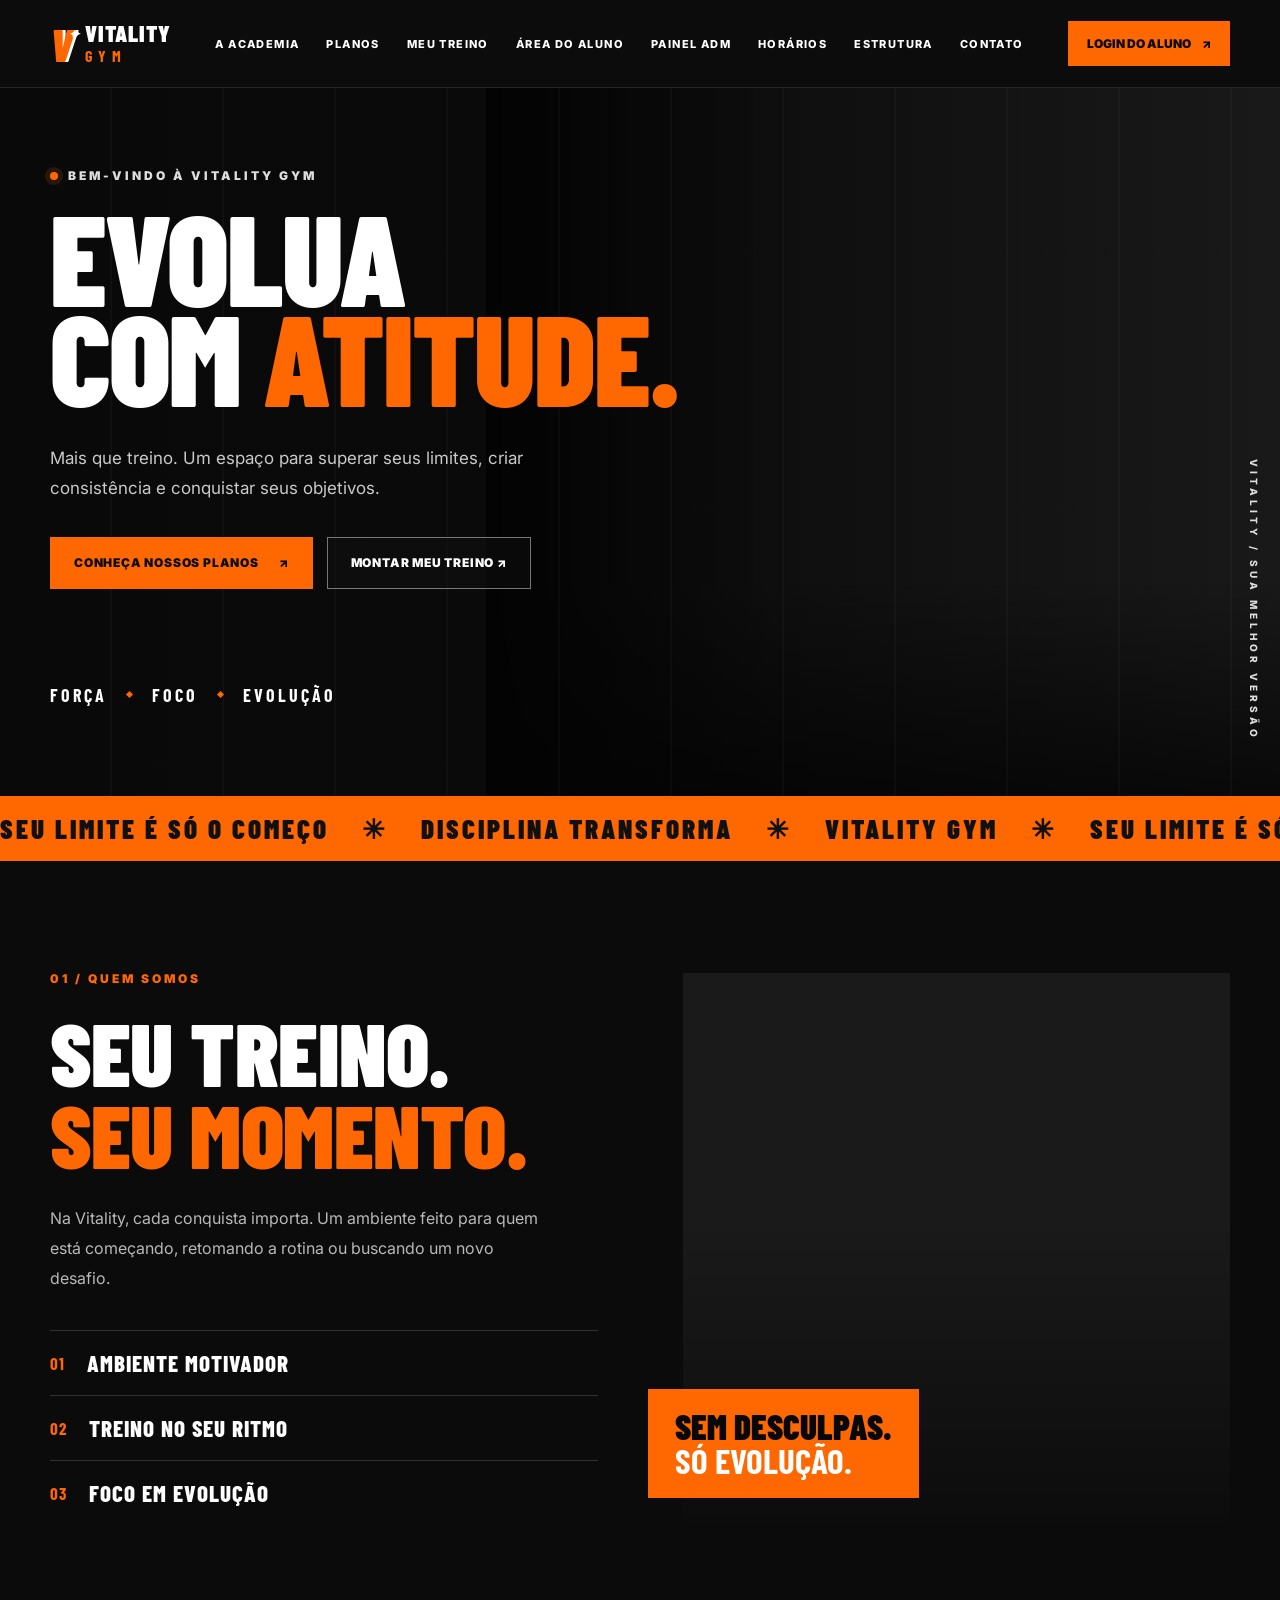
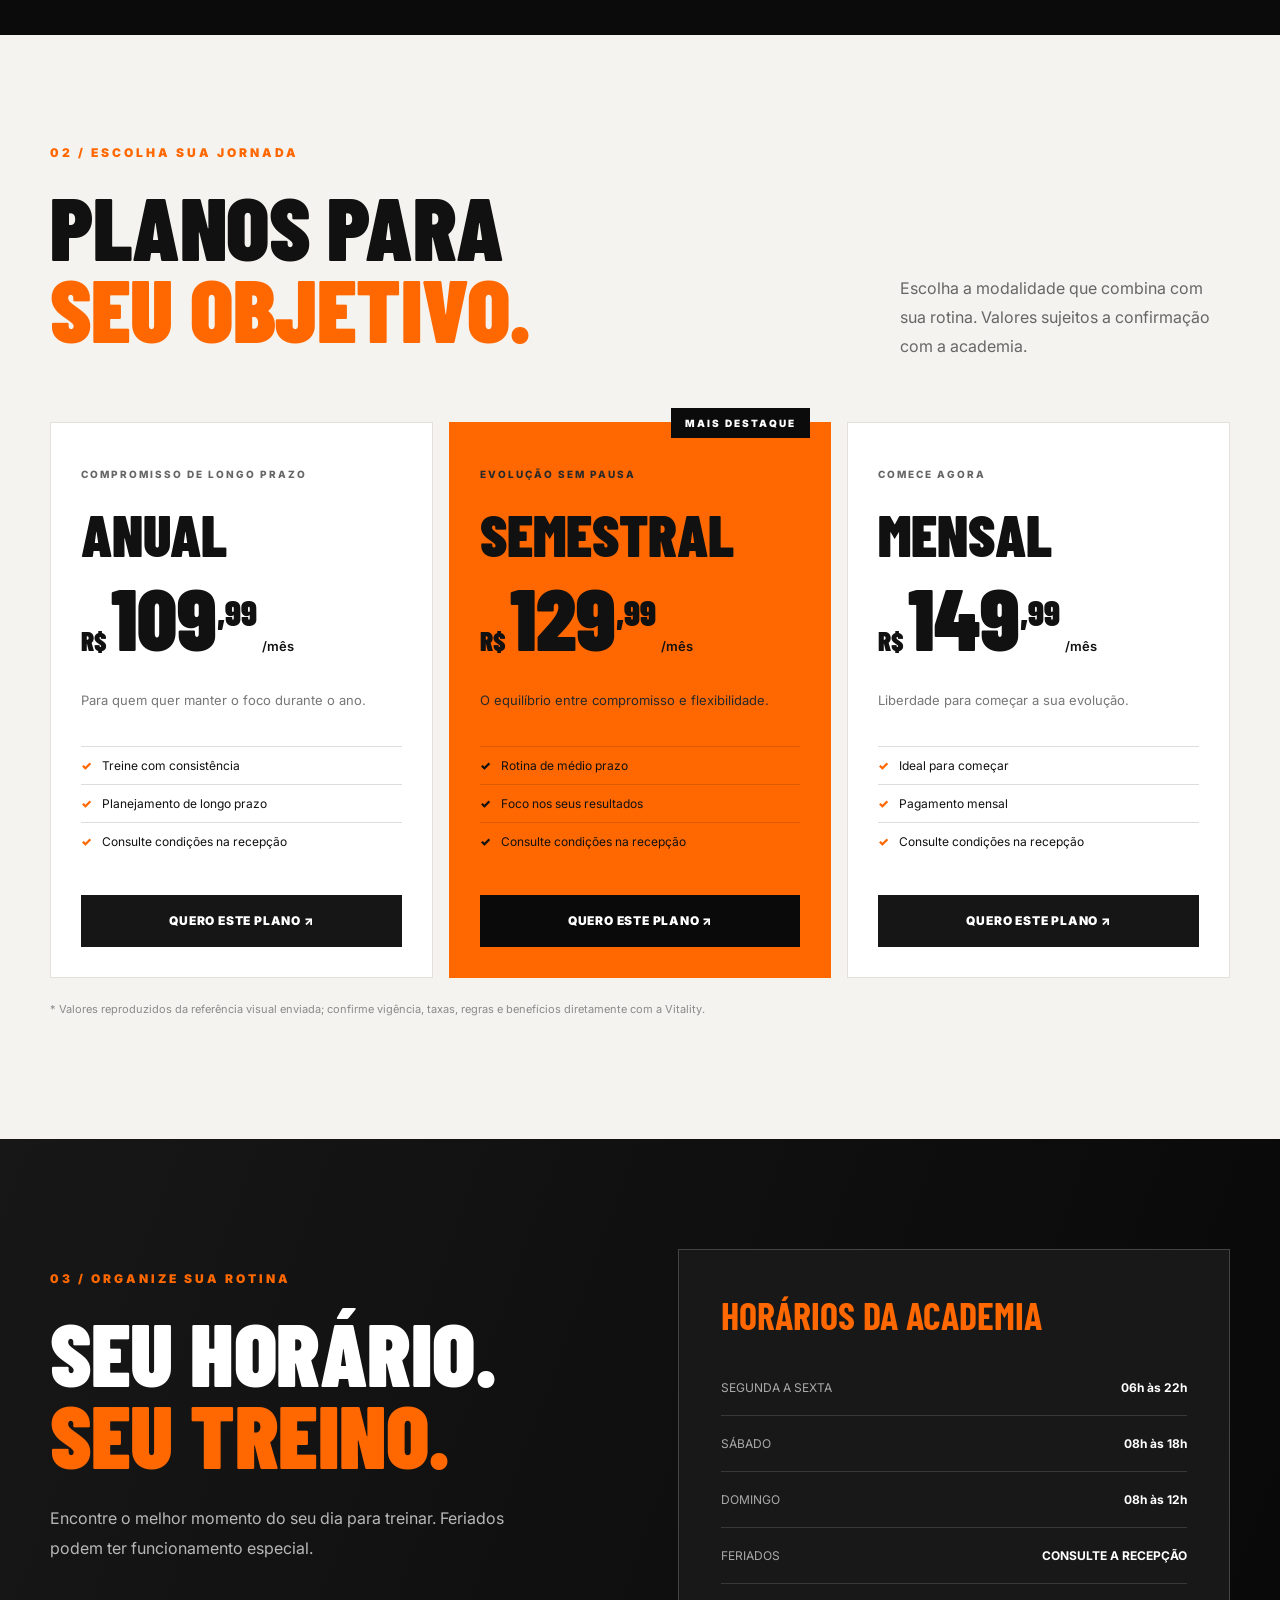
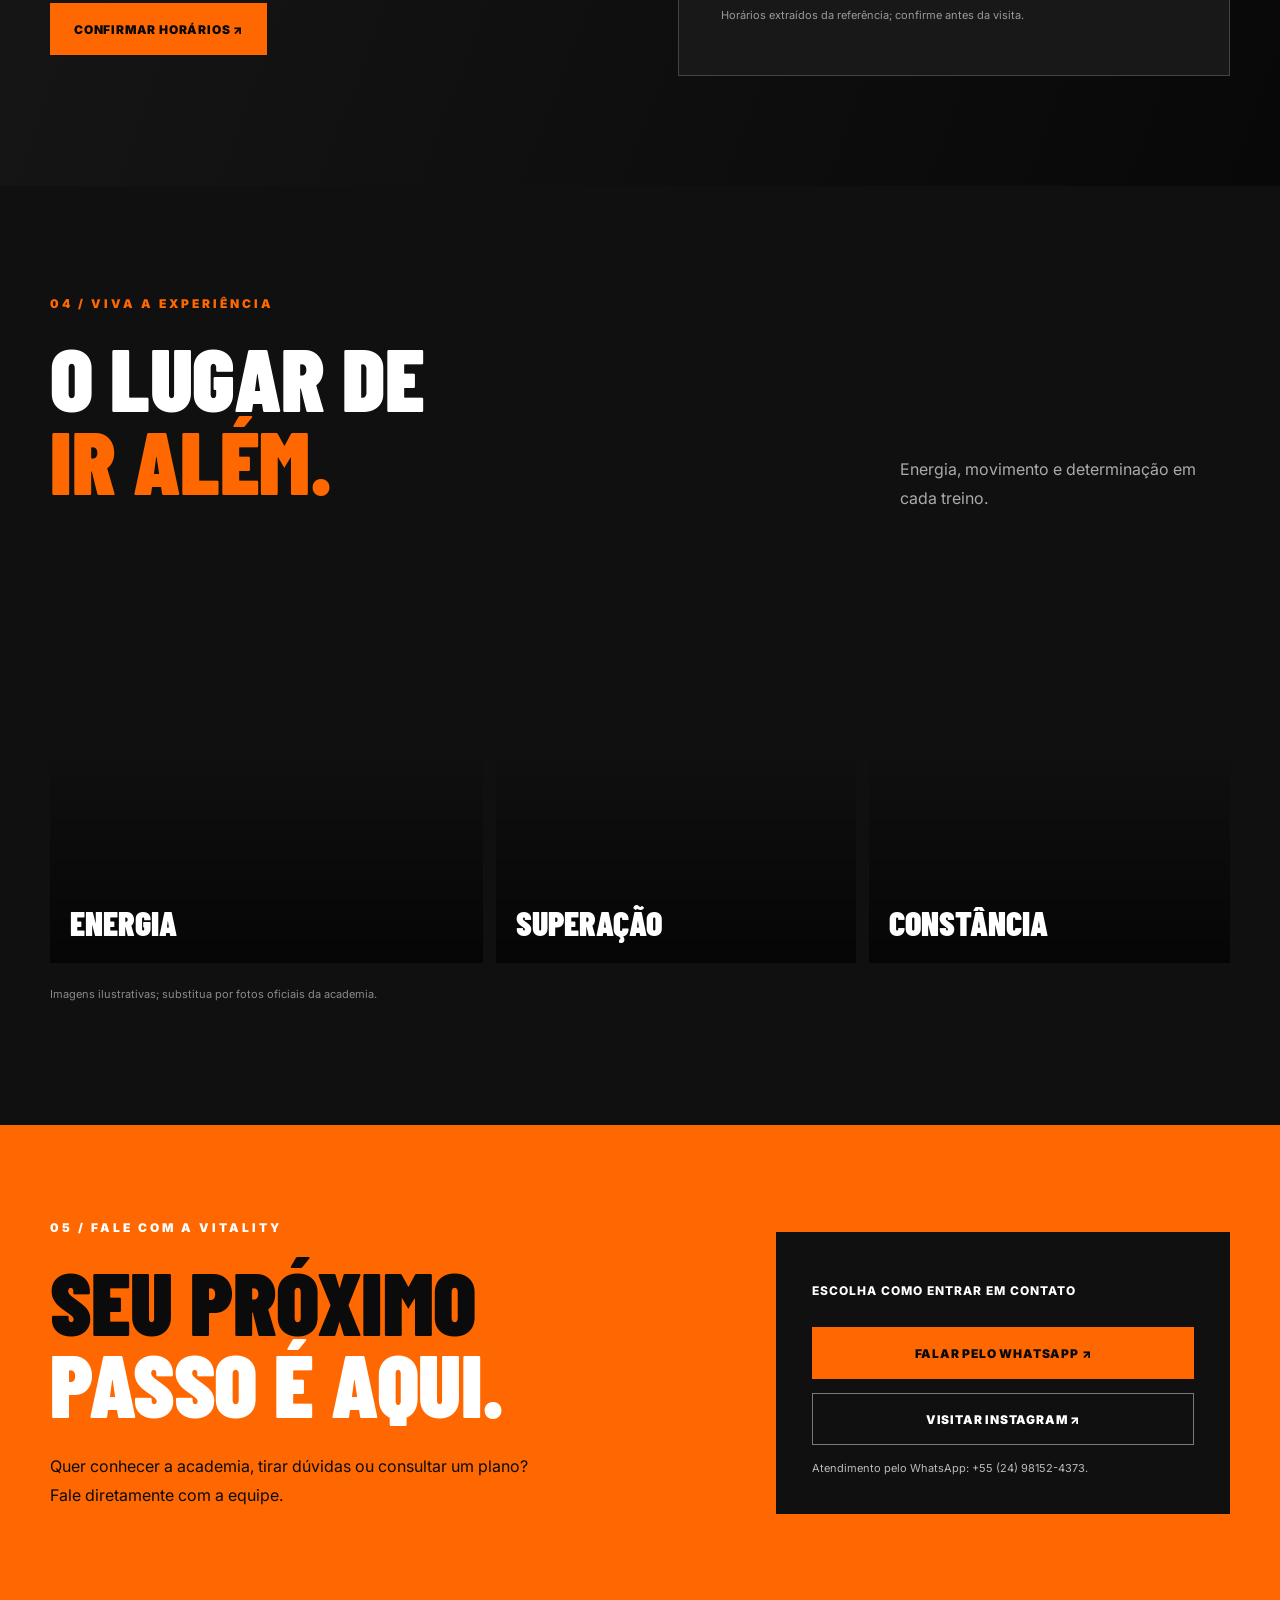
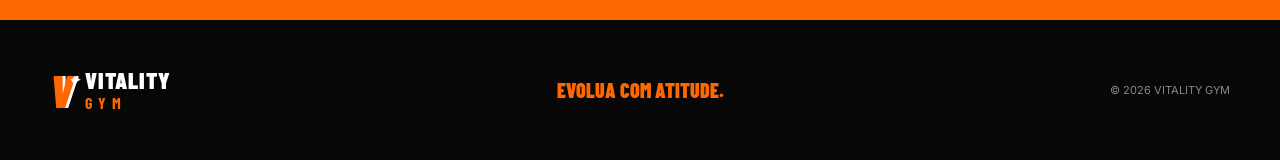
<file: index.html>
<!doctype html>
<html lang="pt-BR">
<head>
<meta charset="utf-8"><meta name="viewport" content="width=device-width,initial-scale=1">
<meta name="theme-color" content="#0b0b0b"><meta name="description" content="Vitality Gym: sua evolução começa aqui. Conheça nossa estrutura, horários e planos.">
<title>Vitality Gym — Evolua com a gente</title>
<link rel="preconnect" href="https://fonts.googleapis.com"><link rel="preconnect" href="https://fonts.gstatic.com" crossorigin>
<link href="https://fonts.googleapis.com/css2?family=Barlow+Condensed:wght@500;600;700;800;900&family=Inter:wght@400;500;600;700&display=swap" rel="stylesheet">
<link rel="stylesheet" href="./styles.css">
</head>
<body>
<header class="header" id="inicio"><a class="brand" href="#inicio" aria-label="Vitality Gym, início"><span class="brand-mark">V<span>✦</span></span><span class="brand-name">VITALITY <b>GYM</b></span></a>
<button class="menu-toggle" type="button" aria-label="Abrir menu" aria-expanded="false">☰</button>
<nav class="nav" aria-label="Menu principal"><a href="#sobre">A ACADEMIA</a><a href="#planos">PLANOS</a><a href="./treino.html">MEU TREINO</a><a href="./aluno.html">ÁREA DO ALUNO</a><a href="./admin-demo.html">PAINEL ADM</a><a href="#horarios">HORÁRIOS</a><a href="#estrutura">ESTRUTURA</a><a href="#contato">CONTATO</a></nav>
<a class="header-cta" href="./aluno.html">LOGIN DO ALUNO <span>↗</span></a></header>
<main>
<section class="hero"><div class="hero-art" aria-hidden="true"></div><div class="hero-grid"></div><div class="container hero-content">
<p class="eyebrow"><span class="pulse"></span> BEM-VINDO À VITALITY GYM</p>
<h1>EVOLUA<br>COM <em>ATITUDE.</em></h1>
<p class="hero-copy">Mais que treino. Um espaço para superar seus limites, criar consistência e conquistar seus objetivos.</p>
<div class="hero-actions"><a class="btn btn-orange" href="#planos">CONHEÇA NOSSOS PLANOS <span>↗</span></a><a class="btn btn-outline" href="./treino.html">MONTAR MEU TREINO ↗</a></div>
<div class="hero-footer"><span>FORÇA</span><i></i><span>FOCO</span><i></i><span>EVOLUÇÃO</span></div>
</div><div class="hero-vertical">VITALITY / SUA MELHOR VERSÃO</div></section>
<div class="ticker" aria-label="Motivação"><div>SEU LIMITE É SÓ O COMEÇO <span>✳</span> DISCIPLINA TRANSFORMA <span>✳</span> VITALITY GYM <span>✳</span> SEU LIMITE É SÓ O COMEÇO <span>✳</span></div></div>
<section class="section about" id="sobre"><div class="container two-col"><div><p class="kicker">01 / QUEM SOMOS</p><h2>SEU TREINO.<br><span>SEU MOMENTO.</span></h2><p class="body-copy">Na Vitality, cada conquista importa. Um ambiente feito para quem está começando, retomando a rotina ou buscando um novo desafio.</p><div class="features"><div><b>01</b><span>AMBIENTE MOTIVADOR</span></div><div><b>02</b><span>TREINO NO SEU RITMO</span></div><div><b>03</b><span>FOCO EM EVOLUÇÃO</span></div></div></div><div class="about-visual"><div class="about-photo"></div><span class="floating-label">SEM DESCULPAS.<br><b>SÓ EVOLUÇÃO.</b></span></div></div></section>
<section class="section plans" id="planos"><div class="container"><p class="kicker">02 / ESCOLHA SUA JORNADA</p><div class="section-heading"><h2>PLANOS PARA<br><span>SEU OBJETIVO.</span></h2><p>Escolha a modalidade que combina com sua rotina. Valores sujeitos a confirmação com a academia.</p></div>
<div class="plan-grid"><article class="plan"><p class="plan-tag">COMPROMISSO DE LONGO PRAZO</p><h3>ANUAL</h3><p class="price"><small>R$</small>109<sup>,99</sup><span>/mês</span></p><p>Para quem quer manter o foco durante o ano.</p><ul><li>Treine com consistência</li><li>Planejamento de longo prazo</li><li>Consulte condições na recepção</li></ul><a class="btn btn-dark plan-link" href="#contato" data-plan="Anual">QUERO ESTE PLANO ↗</a></article>
<article class="plan featured"><div class="popular">MAIS DESTAQUE</div><p class="plan-tag">EVOLUÇÃO SEM PAUSA</p><h3>SEMESTRAL</h3><p class="price"><small>R$</small>129<sup>,99</sup><span>/mês</span></p><p>O equilíbrio entre compromisso e flexibilidade.</p><ul><li>Rotina de médio prazo</li><li>Foco nos seus resultados</li><li>Consulte condições na recepção</li></ul><a class="btn btn-black plan-link" href="#contato" data-plan="Semestral">QUERO ESTE PLANO ↗</a></article>
<article class="plan"><p class="plan-tag">COMECE AGORA</p><h3>MENSAL</h3><p class="price"><small>R$</small>149<sup>,99</sup><span>/mês</span></p><p>Liberdade para começar a sua evolução.</p><ul><li>Ideal para começar</li><li>Pagamento mensal</li><li>Consulte condições na recepção</li></ul><a class="btn btn-dark plan-link" href="#contato" data-plan="Mensal">QUERO ESTE PLANO ↗</a></article></div><p class="small-note">* Valores reproduzidos da referência visual enviada; confirme vigência, taxas, regras e benefícios diretamente com a Vitality.</p></div></section>
<section class="section schedule" id="horarios"><div class="container schedule-layout"><div><p class="kicker">03 / ORGANIZE SUA ROTINA</p><h2>SEU HORÁRIO.<br><span>SEU TREINO.</span></h2><p class="body-copy">Encontre o melhor momento do seu dia para treinar. Feriados podem ter funcionamento especial.</p><a class="btn btn-orange" href="#contato">CONFIRMAR HORÁRIOS ↗</a></div><div class="hours-card"><h3>HORÁRIOS DA ACADEMIA</h3><div><span>SEGUNDA A SEXTA</span><strong>06h às 22h</strong></div><div><span>SÁBADO</span><strong>08h às 18h</strong></div><div><span>DOMINGO</span><strong>08h às 12h</strong></div><div><span>FERIADOS</span><strong>CONSULTE A RECEPÇÃO</strong></div><p>Horários extraídos da referência; confirme antes da visita.</p></div></div></section>
<section class="section gallery" id="estrutura"><div class="container"><p class="kicker">04 / VIVA A EXPERIÊNCIA</p><div class="section-heading"><h2>O LUGAR DE<br><span>IR ALÉM.</span></h2><p>Energia, movimento e determinação em cada treino.</p></div><div class="gallery-grid"><div class="gallery-photo g1"><span>ENERGIA</span></div><div class="gallery-photo g2"><span>SUPERAÇÃO</span></div><div class="gallery-photo g3"><span>CONSTÂNCIA</span></div></div><p class="small-note">Imagens ilustrativas; substitua por fotos oficiais da academia.</p></div></section>
<section class="contact" id="contato"><div class="container contact-layout"><div><p class="kicker">05 / FALE COM A VITALITY</p><h2>SEU PRÓXIMO<br><span>PASSO É AQUI.</span></h2><p>Quer conhecer a academia, tirar dúvidas ou consultar um plano? Fale diretamente com a equipe.</p></div><div class="contact-card"><p>ESCOLHA COMO ENTRAR EM CONTATO</p><a class="btn btn-orange" href="https://wa.me/5524981524373?text=Ol%C3%A1%21%20Gostaria%20de%20saber%20mais%20sobre%20a%20Vitality%20Gym." target="_blank" rel="noopener noreferrer">FALAR PELO WHATSAPP ↗</a><a class="btn btn-outline" href="https://www.instagram.com/vitality_gyms/" target="_blank" rel="noopener noreferrer">VISITAR INSTAGRAM ↗</a><small>Atendimento pelo WhatsApp: +55 (24) 98152-4373.</small></div></div></section>
</main><footer class="footer"><div class="container footer-inner"><a class="brand" href="#inicio"><span class="brand-mark">V<span>✦</span></span><span class="brand-name">VITALITY <b>GYM</b></span></a><p>EVOLUA COM ATITUDE.</p><span>© <span id="year">2026</span> VITALITY GYM</span></div></footer>
<script src="./script.js" defer></script></body></html>
</file>
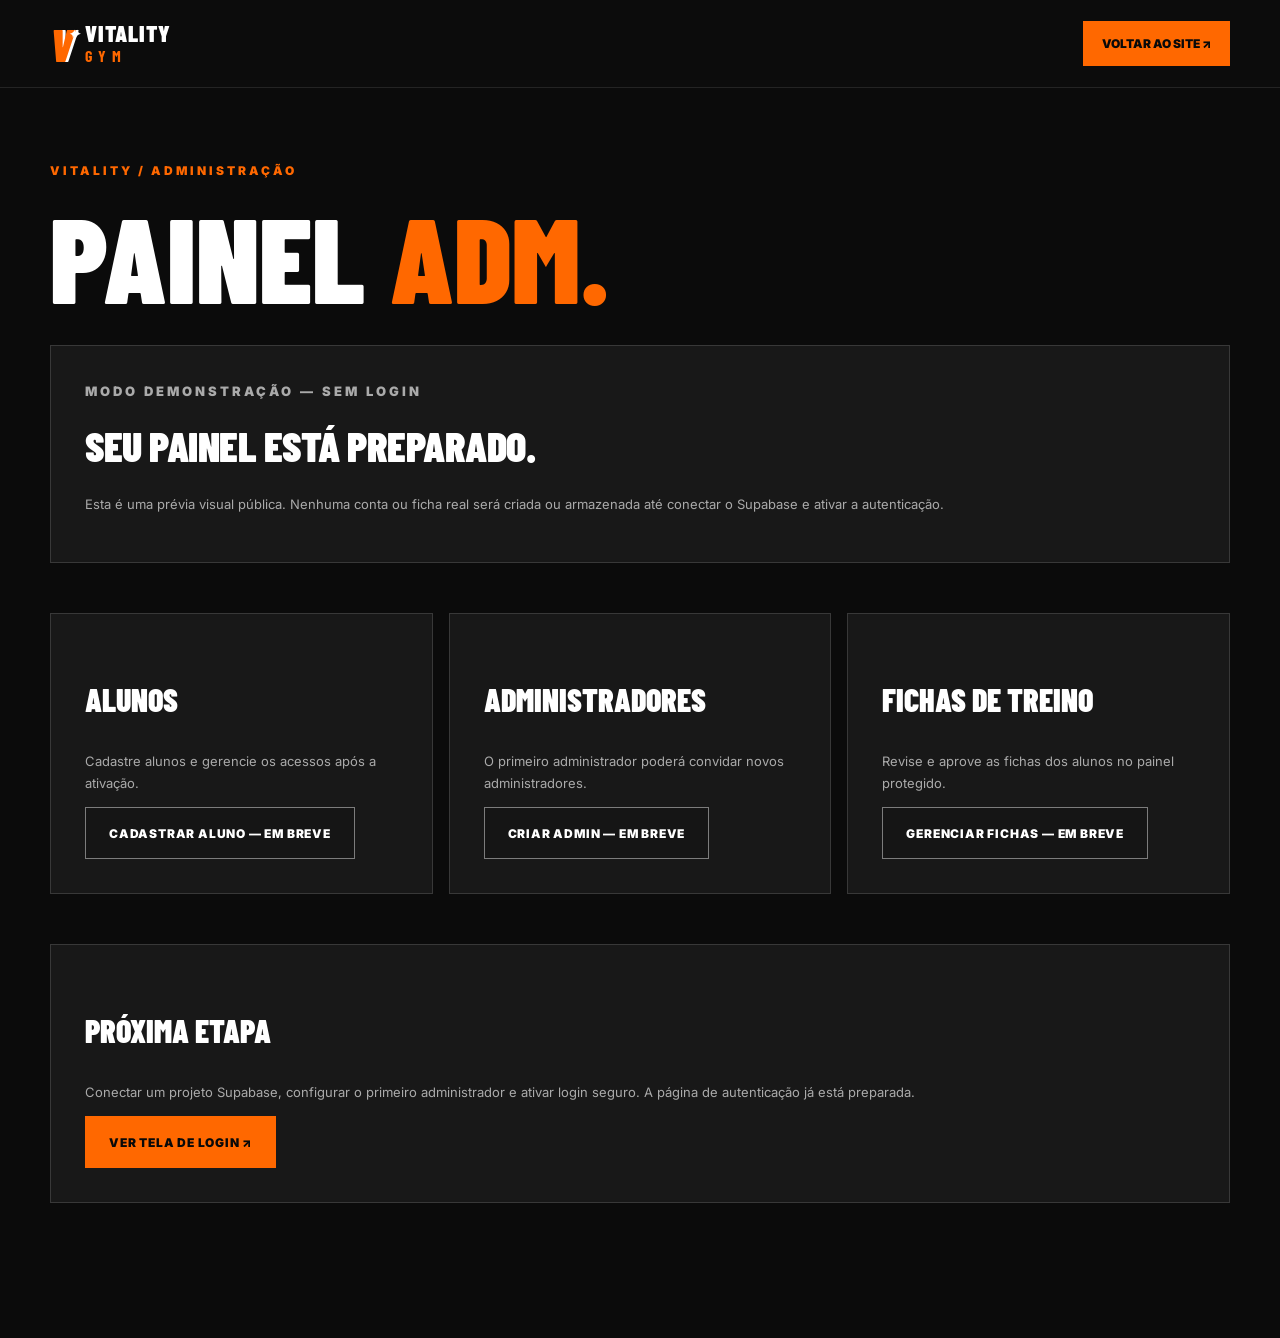
<file: admin-demo.html>
<!doctype html><html lang="pt-BR"><head><meta charset="utf-8"><meta name="viewport" content="width=device-width,initial-scale=1"><title>Painel ADM — Demonstração | Vitality Gym</title><link rel="stylesheet" href="./styles.css"><link rel="stylesheet" href="./aluno.css"><link href="https://fonts.googleapis.com/css2?family=Barlow+Condensed:wght@600;700;800;900&family=Inter:wght@400;500;600;700&display=swap" rel="stylesheet"></head><body><header class="header"><a class="brand" href="./index.html"><span class="brand-mark">V<span>✦</span></span><span class="brand-name">VITALITY <b>GYM</b></span></a><a class="header-cta" href="./index.html">VOLTAR AO SITE ↗</a></header><main class="container student-area"><p class="kicker">VITALITY / ADMINISTRAÇÃO</p><h1>PAINEL <span>ADM.</span></h1><section class="auth-card" style="max-width:100%"><p class="kicker">MODO DEMONSTRAÇÃO — SEM LOGIN</p><h2>SEU PAINEL ESTÁ PREPARADO.</h2><p>Esta é uma prévia visual pública. Nenhuma conta ou ficha real será criada ou armazenada até conectar o Supabase e ativar a autenticação.</p></section><div class="workout-grid" style="display:grid;grid-template-columns:repeat(auto-fit,minmax(220px,1fr));gap:16px"><article class="auth-card"><h3>ALUNOS</h3><p>Cadastre alunos e gerencie os acessos após a ativação.</p><button class="btn btn-outline" disabled>CADASTRAR ALUNO — EM BREVE</button></article><article class="auth-card"><h3>ADMINISTRADORES</h3><p>O primeiro administrador poderá convidar novos administradores.</p><button class="btn btn-outline" disabled>CRIAR ADMIN — EM BREVE</button></article><article class="auth-card"><h3>FICHAS DE TREINO</h3><p>Revise e aprove as fichas dos alunos no painel protegido.</p><button class="btn btn-outline" disabled>GERENCIAR FICHAS — EM BREVE</button></article></div><section class="auth-card" style="max-width:100%"><h3>PRÓXIMA ETAPA</h3><p>Conectar um projeto Supabase, configurar o primeiro administrador e ativar login seguro. A página de autenticação já está preparada.</p><a class="btn btn-orange" href="./aluno.html">VER TELA DE LOGIN ↗</a></section></main></body></html>
</file>
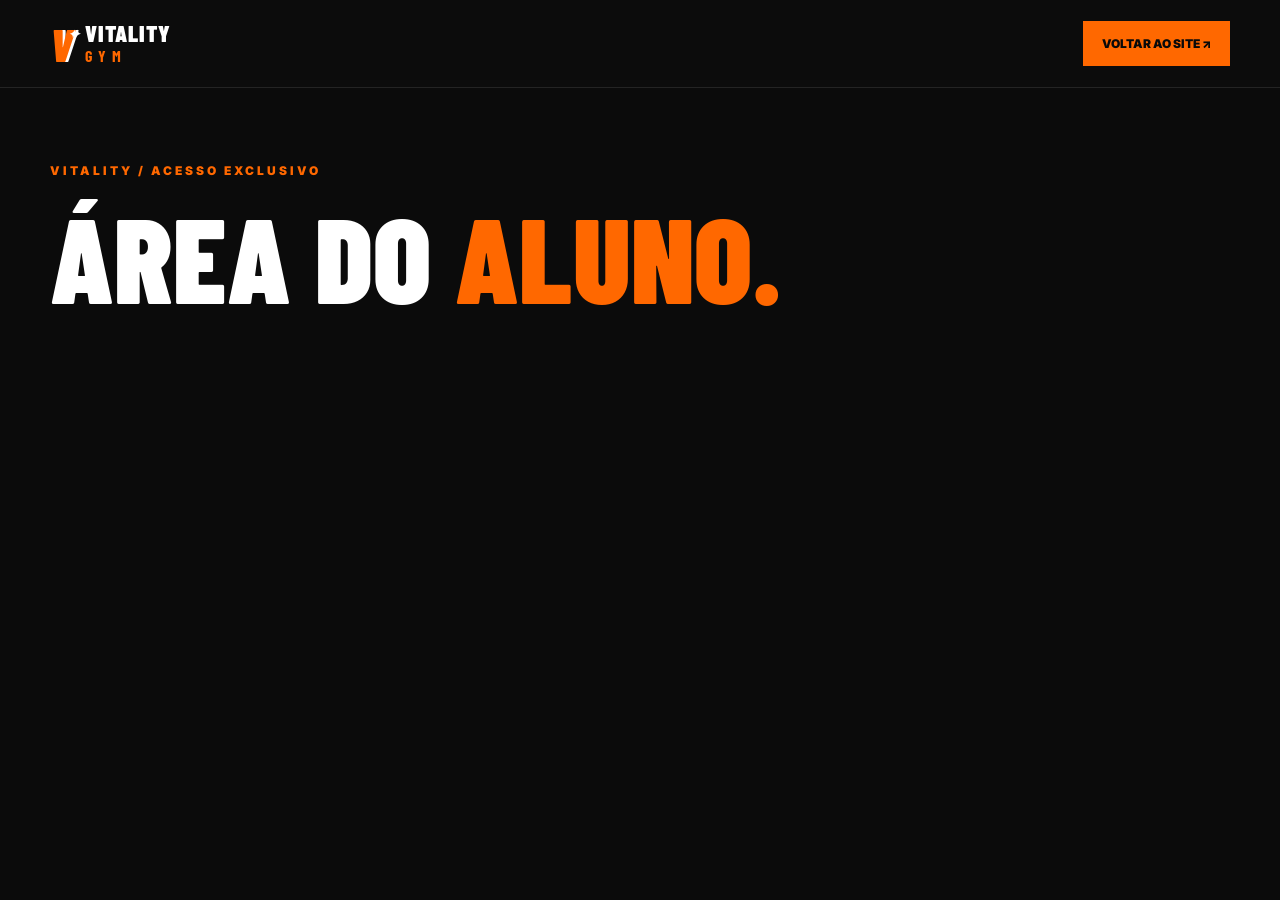
<file: aluno.html>
<!doctype html><html lang="pt-BR"><head><meta charset="utf-8"><meta name="viewport" content="width=device-width,initial-scale=1"><title>Área do Aluno | Vitality Gym</title><link rel="stylesheet" href="./styles.css"><link rel="stylesheet" href="./aluno.css"><link href="https://fonts.googleapis.com/css2?family=Barlow+Condensed:wght@600;700;800;900&family=Inter:wght@400;500;600;700&display=swap" rel="stylesheet"></head><body><header class="header"><a class="brand" href="./index.html"><span class="brand-mark">V<span>✦</span></span><span class="brand-name">VITALITY <b>GYM</b></span></a><a class="header-cta" href="./index.html">VOLTAR AO SITE ↗</a></header><main class="container student-area"><p class="kicker">VITALITY / ACESSO EXCLUSIVO</p><h1>ÁREA DO <span>ALUNO.</span></h1><p id="message" role="status" aria-live="polite"></p><section id="setup" class="auth-card" hidden><h2>CONFIGURAÇÃO PENDENTE</h2><p>O sistema de contas precisa ser conectado ao Supabase pelo administrador antes de aceitar logins.</p></section><form id="login-form" class="auth-card" hidden><h2>ENTRAR NA MINHA CONTA</h2><label>E-MAIL<input type="email" id="email" required autocomplete="username" placeholder="seuemail@exemplo.com"></label><label>SENHA<input type="password" id="password" required autocomplete="current-password"></label><button class="btn btn-orange" type="submit">ENTRAR ↗</button><p>Não existe cadastro público. Peça seu acesso à administração da Vitality Gym.</p></form><section id="dashboard" hidden><div class="dashboard-heading"><div><h2 id="welcome">MINHA FICHA</h2><p>As alterações feitas pelo aluno ficam marcadas como pendentes de revisão do professor.</p></div><button class="btn btn-outline" id="logout">SAIR</button></div><div id="student-panel"><form id="sheet-form" class="auth-card"><label>MINHA FICHA DE TREINO<textarea id="sheet-content" rows="16" maxlength="20000" placeholder="A ficha será disponibilizada pelo professor."></textarea></label><p id="sheet-status"></p><button type="submit" class="btn btn-orange">SALVAR ALTERAÇÕES ↗</button></form></div><section id="admin-panel" hidden><h2>PAINEL ADMINISTRATIVO</h2><form id="invite-form" class="auth-card"><h3>CADASTRAR NOVA CONTA</h3><label>TIPO DE ACESSO<select id="account-role"><option value="student">Aluno</option><option value="admin">Administrador</option></select></label><label>NOME COMPLETO<input id="student-name" required minlength="2" maxlength="120"></label><label>E-MAIL DO ALUNO<input id="student-email" type="email" required></label><button class="btn btn-orange" type="submit">ENVIAR CONVITE DE ACESSO ↗</button><p>O usuário recebe um convite para definir a própria senha. Somente administradores podem criar contas, inclusive de novos administradores.</p></form><h3>CONTAS CADASTRADAS</h3><div id="student-list"></div><div class="auth-card" id="admin-editor" hidden><h3>EDITAR FICHA DO ALUNO</h3><p id="editing-name"></p><textarea id="admin-sheet" rows="14" maxlength="20000"></textarea><div class="admin-actions"><button id="save-admin-sheet" class="btn btn-orange">SALVAR E APROVAR FICHA ↗</button><button id="deactivate-student" class="btn btn-outline">DESATIVAR ACESSO</button></div></div></section></section></main><script type="module" src="./aluno.js"></script></body></html>
</file>
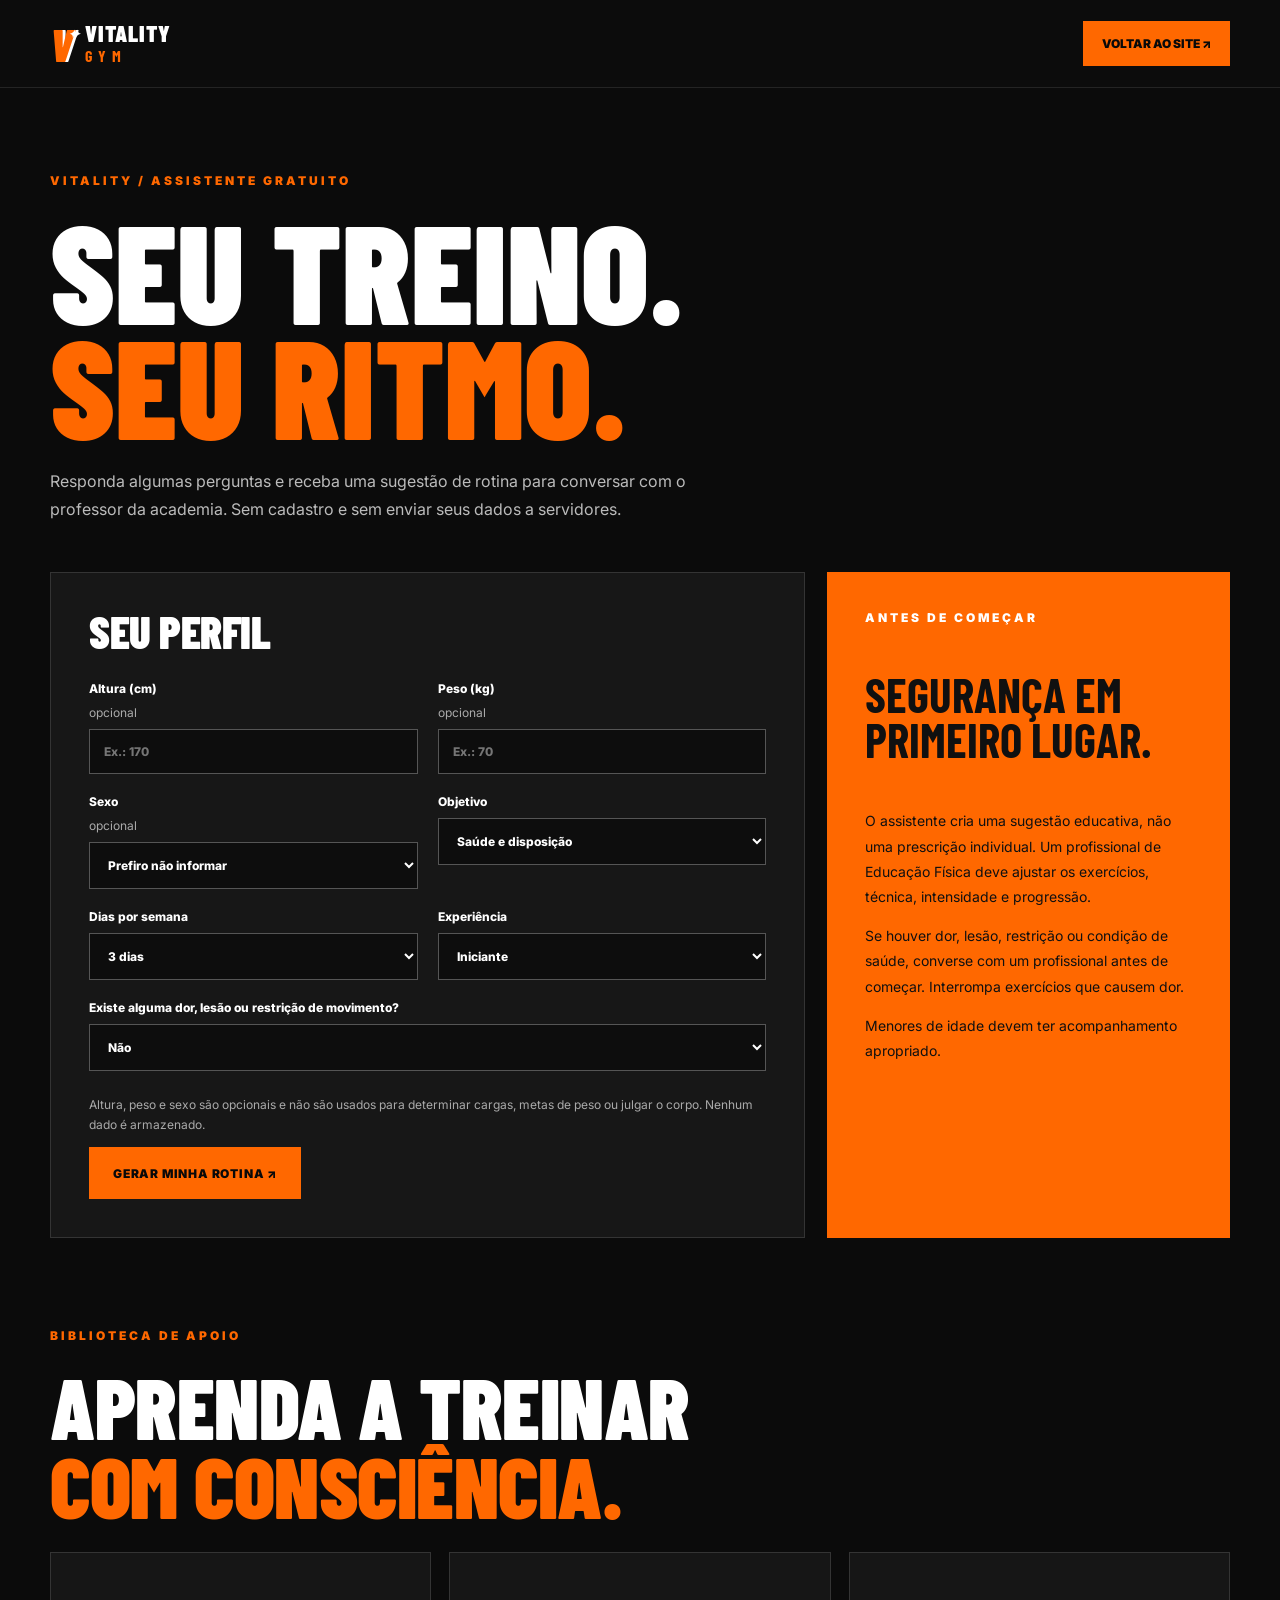
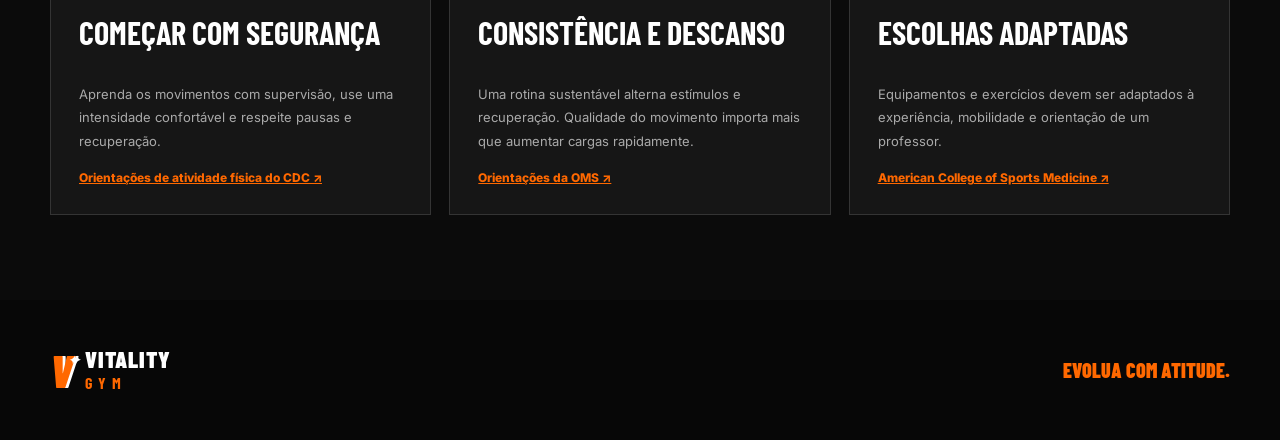
<file: treino.html>
<!doctype html><html lang="pt-BR"><head><meta charset="utf-8"><meta name="viewport" content="width=device-width,initial-scale=1"><title>Assistente de Treinos | Vitality Gym</title><meta name="description" content="Monte uma sugestão gratuita de rotina de exercícios com a Vitality Gym."><link rel="stylesheet" href="./styles.css"><link rel="stylesheet" href="./treino.css"><link href="https://fonts.googleapis.com/css2?family=Barlow+Condensed:wght@600;700;800;900&family=Inter:wght@400;500;600;700&display=swap" rel="stylesheet"></head><body><header class="header"><a class="brand" href="./index.html"><span class="brand-mark">V<span>✦</span></span><span class="brand-name">VITALITY <b>GYM</b></span></a><a class="header-cta" href="./index.html">VOLTAR AO SITE ↗</a></header><main class="container trainer"><p class="kicker">VITALITY / ASSISTENTE GRATUITO</p><h1>SEU TREINO.<br><span>SEU RITMO.</span></h1><p class="trainer-intro">Responda algumas perguntas e receba uma sugestão de rotina para conversar com o professor da academia. Sem cadastro e sem enviar seus dados a servidores.</p><div class="trainer-layout"><form id="workout-form" class="trainer-form"><h2>SEU PERFIL</h2><div class="fields"><label>Altura (cm) <span>opcional</span><input name="height" type="number" min="100" max="230" placeholder="Ex.: 170"></label><label>Peso (kg) <span>opcional</span><input name="weight" type="number" min="25" max="300" step=".1" placeholder="Ex.: 70"></label><label>Sexo <span>opcional</span><select name="sex"><option value="">Prefiro não informar</option><option>Feminino</option><option>Masculino</option><option>Outro</option></select></label><label>Objetivo<select name="goal" required><option value="wellness">Saúde e disposição</option><option value="strength">Força</option><option value="conditioning">Condicionamento físico</option><option value="mobility">Mobilidade e bem-estar</option></select></label><label>Dias por semana<select name="days" required><option value="2">2 dias</option><option value="3" selected>3 dias</option><option value="4">4 dias</option><option value="5">5 dias</option><option value="6">6 dias</option></select></label><label>Experiência<select name="experience"><option value="beginner">Iniciante</option><option value="intermediate">Já treino regularmente</option></select></label><label class="wide">Existe alguma dor, lesão ou restrição de movimento?<select name="limitations"><option value="no">Não</option><option value="yes">Sim / Não tenho certeza</option></select></label></div><p class="privacy">Altura, peso e sexo são opcionais e não são usados para determinar cargas, metas de peso ou julgar o corpo. Nenhum dado é armazenado.</p><button class="btn btn-orange" type="submit">GERAR MINHA ROTINA ↗</button></form><aside class="trainer-aside"><p class="kicker">ANTES DE COMEÇAR</p><h3>SEGURANÇA EM PRIMEIRO LUGAR.</h3><p>O assistente cria uma sugestão educativa, não uma prescrição individual. Um profissional de Educação Física deve ajustar os exercícios, técnica, intensidade e progressão.</p><p>Se houver dor, lesão, restrição ou condição de saúde, converse com um profissional antes de começar. Interrompa exercícios que causem dor.</p><p>Menores de idade devem ter acompanhamento apropriado.</p></aside></div><section id="result" class="workout-result" aria-live="polite" hidden></section><section class="resources"><p class="kicker">BIBLIOTECA DE APOIO</p><h2>APRENDA A TREINAR<br><span>COM CONSCIÊNCIA.</span></h2><div class="resource-grid"><article><h3>COMEÇAR COM SEGURANÇA</h3><p>Aprenda os movimentos com supervisão, use uma intensidade confortável e respeite pausas e recuperação.</p><a href="https://www.cdc.gov/physical-activity-basics/" target="_blank" rel="noopener noreferrer">Orientações de atividade física do CDC ↗</a></article><article><h3>CONSISTÊNCIA E DESCANSO</h3><p>Uma rotina sustentável alterna estímulos e recuperação. Qualidade do movimento importa mais que aumentar cargas rapidamente.</p><a href="https://www.who.int/news-room/fact-sheets/detail/physical-activity" target="_blank" rel="noopener noreferrer">Orientações da OMS ↗</a></article><article><h3>ESCOLHAS ADAPTADAS</h3><p>Equipamentos e exercícios devem ser adaptados à experiência, mobilidade e orientação de um professor.</p><a href="https://www.acsm.org/" target="_blank" rel="noopener noreferrer">American College of Sports Medicine ↗</a></article></div></section></main><footer class="footer"><div class="container footer-inner"><a class="brand" href="./index.html"><span class="brand-mark">V<span>✦</span></span><span class="brand-name">VITALITY <b>GYM</b></span></a><p>EVOLUA COM ATITUDE.</p></div></footer><script src="./treino.js" defer></script></body></html>
</file>
<file: styles.css>
:root{--orange:#ff6800;--orange2:#ff8b00;--black:#0b0b0b;--panel:#161616;--cream:#f5f3ef;--muted:#a6a6a6}*{box-sizing:border-box}html{scroll-behavior:smooth}body{margin:0;background:var(--black);color:#fff;font-family:Inter,Arial,sans-serif}a{color:inherit;text-decoration:none}button{font:inherit}.container{width:min(1180px,calc(100% - 44px));margin:auto}.header{height:88px;display:flex;align-items:center;justify-content:space-between;gap:28px;padding:0 max(22px,calc((100vw - 1180px)/2));background:#0c0c0c;position:relative;z-index:5;border-bottom:1px solid #242424}.brand{display:flex;align-items:center;gap:12px;flex-shrink:0}.brand-mark{font-family:'Barlow Condensed',sans-serif;font-size:46px;line-height:1;font-weight:900;font-style:italic;color:var(--orange);position:relative;text-shadow:3px 0 #fff}.brand-mark span{font-size:11px;color:#fff;position:absolute;top:7px;right:-4px}.brand-name{font-family:'Barlow Condensed',sans-serif;font-weight:900;font-size:23px;line-height:.85;letter-spacing:1px;display:flex;flex-direction:column}.brand-name b{color:var(--orange);letter-spacing:6px;font-size:16px;margin-top:6px}.nav{display:flex;gap:27px;align-items:center}.nav a{font-size:11px;font-weight:800;letter-spacing:1.4px;transition:color .2s}.nav a:hover{color:var(--orange)}.header-cta{background:var(--orange);color:#090909;padding:15px 19px;font-size:12px;font-weight:900;white-space:nowrap}.header-cta span{margin-left:9px}.menu-toggle{display:none;background:none;color:white;border:0;font-size:27px}.hero{min-height:665px;position:relative;overflow:hidden;display:flex;align-items:center;background:linear-gradient(90deg,#090909 0%,#0a0a0a 42%,#191919 100%)}.hero-art{position:absolute;inset:0 0 0 38%;background:linear-gradient(90deg,#090909 0%,transparent 38%),linear-gradient(0deg,#090909 0%,transparent 30%),url('https://images.unsplash.com/photo-1534438327276-14e5300c3a48?w=1600&q=85') center/cover;filter:grayscale(1) contrast(1.1);opacity:.63}.hero-grid{position:absolute;inset:0;background:repeating-linear-gradient(90deg,transparent 0 110px,#ffffff08 111px 112px);pointer-events:none}.hero-content{position:relative;z-index:1;padding:80px 0 90px}.eyebrow,.kicker{font-size:12px;font-weight:900;letter-spacing:3px;color:var(--orange);margin:0 0 24px}.eyebrow{color:#ddd;display:flex;align-items:center;gap:10px}.pulse{width:8px;height:8px;border-radius:50%;background:var(--orange);box-shadow:0 0 0 5px #ff680022}.hero h1,h2,h3{font-family:'Barlow Condensed',Impact,sans-serif}.hero h1{font-size:clamp(82px,10vw,158px);line-height:.78;letter-spacing:-2px;margin:0 0 36px;font-weight:900}.hero h1 em{font-style:normal;color:var(--orange)}.hero-copy{font-size:17px;color:#c9c9c9;max-width:520px;line-height:1.8}.hero-actions{display:flex;gap:14px;flex-wrap:wrap;margin-top:33px}.btn{display:inline-flex;align-items:center;justify-content:center;gap:20px;min-height:52px;padding:15px 23px;font-size:12px;font-weight:900;letter-spacing:.8px;transition:transform .2s,background .2s;cursor:pointer;border:1px solid transparent;text-align:center}.btn:hover{transform:translateY(-3px)}.btn-orange{background:var(--orange);color:#090909}.btn-orange:hover{background:#ff8a23}.btn-outline{border-color:#ffffff70;background:#11111170;color:#fff}.btn-dark{background:#161616;color:#fff}.btn-black{background:#0a0a0a;color:#fff}.hero-footer{display:flex;gap:20px;align-items:center;margin-top:95px;font-family:'Barlow Condensed',sans-serif;letter-spacing:3px;font-weight:700;font-size:18px}.hero-footer i{width:5px;height:5px;background:var(--orange);transform:rotate(45deg)}.hero-vertical{position:absolute;right:20px;bottom:55px;writing-mode:vertical-rl;font-size:10px;font-weight:800;letter-spacing:4px;color:#ddd}.ticker{background:var(--orange);color:#101010;overflow:hidden;white-space:nowrap;padding:16px 0;font-family:'Barlow Condensed',sans-serif;font-size:27px;font-weight:900;letter-spacing:3px}.ticker div{width:max-content;animation:marquee 32s linear infinite}.ticker span{padding:0 25px}@keyframes marquee{to{transform:translateX(-45%)}}.section{padding:110px 0}.two-col{display:grid;grid-template-columns:1fr 1fr;align-items:center;gap:85px}h2{font-size:clamp(56px,7vw,94px);font-weight:900;line-height:.92;margin:0 0 28px;letter-spacing:-.5px}h2 span{color:var(--orange)}.body-copy{color:#b8b8b8;line-height:1.9;max-width:500px;font-size:16px}.features{margin-top:36px}.features div{display:flex;align-items:center;gap:22px;border-top:1px solid #333;padding:18px 0;font-family:'Barlow Condensed',sans-serif;font-size:23px;font-weight:800;letter-spacing:1px}.features b{color:var(--orange);font-size:17px}.about-visual{height:550px;position:relative;background:#1a1a1a}.about-photo{height:100%;background:linear-gradient(0deg,#0008,transparent 55%),url('https://images.unsplash.com/photo-1517836357463-d25dfeac3438?w=900&q=85') center/cover;filter:grayscale(.55)}.floating-label{position:absolute;bottom:25px;left:-35px;background:var(--orange);color:#080808;padding:21px 27px;font:900 35px/.95 'Barlow Condensed',sans-serif}.floating-label b{color:#fff}.plans{background:var(--cream);color:#111}.section-heading{display:flex;justify-content:space-between;align-items:end;gap:35px;margin-bottom:45px}.section-heading p{max-width:330px;color:#666;line-height:1.8}.plan-grid{display:grid;grid-template-columns:repeat(3,1fr);gap:16px}.plan{padding:35px 30px 30px;background:#fff;border:1px solid #e4e1db;display:flex;flex-direction:column;min-height:470px;position:relative}.plan.featured{background:var(--orange);border-color:var(--orange)}.popular{position:absolute;top:-15px;right:20px;background:#0b0b0b;color:white;padding:9px 14px;font-size:10px;letter-spacing:2px;font-weight:900}.plan-tag{font-size:10px;letter-spacing:2px;font-weight:800;color:#666}.featured .plan-tag{color:#292929}.plan h3{font-size:59px;margin:14px 0 0;line-height:1;font-weight:900}.price{display:flex;align-items:baseline;font-family:'Barlow Condensed',sans-serif;font-size:87px;font-weight:900;margin:10px 0 16px;line-height:1}.price small{font-size:27px;margin-right:4px}.price sup{font-size:35px;top:-.7em;position:relative}.price span{font-family:Inter,sans-serif;font-size:13px;font-weight:600;margin-left:5px}.plan>p:not(.price):not(.plan-tag){font-size:13px;line-height:1.7;color:#777}.featured>p:not(.price):not(.plan-tag){color:#292929}.plan ul{list-style:none;padding:0;margin:22px 0 35px;flex:1}.plan li{font-size:12px;padding:11px 0;border-top:1px solid #0002}.plan li:before{content:'✓';font-weight:900;margin-right:10px;color:var(--orange)}.featured li:before{color:#111}.plan-link{width:100%}.small-note{font-size:11px;color:#8a8a8a;line-height:1.7;margin-top:22px}.schedule{background:linear-gradient(110deg,#171717,#080808)}.schedule-layout{display:grid;grid-template-columns:1fr 1fr;gap:75px;align-items:center}.schedule .btn{margin-top:24px}.hours-card{border:1px solid #444;background:#181818;padding:42px}.hours-card h3{font-size:38px;margin:0 0 22px;color:var(--orange)}.hours-card>div{display:flex;justify-content:space-between;gap:12px;padding:20px 0;border-bottom:1px solid #383838;font-size:12px}.hours-card strong{color:#fff;text-align:right}.hours-card>div span{color:#aaa}.hours-card p{color:#999;font-size:11px;margin-top:24px}.gallery{background:#101010}.gallery .section-heading p{color:#aaa}.gallery-grid{display:grid;grid-template-columns:1.2fr 1fr 1fr;gap:13px}.gallery-photo{height:390px;position:relative;overflow:hidden;filter:grayscale(.3)}.gallery-photo:before{content:'';position:absolute;inset:0;background:linear-gradient(0deg,#000a,transparent 55%)}.gallery-photo span{position:absolute;bottom:20px;left:20px;font:900 34px 'Barlow Condensed',sans-serif}.g1{background:url('https://images.unsplash.com/photo-1534438327276-14e5300c3a48?w=700&q=85') center/cover}.g2{background:url('https://images.unsplash.com/photo-1571019613454-1cb2f99b2d8b?w=700&q=85') center/cover}.g3{background:url('https://images.unsplash.com/photo-1517836357463-d25dfeac3438?w=700&q=85') center/cover}.contact{background:var(--orange);color:#0b0b0b;padding:95px 0}.contact .kicker,.contact h2 span{color:#fff}.contact-layout{display:grid;grid-template-columns:1.4fr 1fr;gap:90px;align-items:center}.contact p:not(.kicker){max-width:500px;line-height:1.8}.contact-card{padding:36px;background:#101010;color:#fff;display:flex;flex-direction:column;gap:14px}.contact-card p{font-size:12px;font-weight:800;letter-spacing:1px}.contact-card .btn{width:100%}.contact-card small{font-size:11px;line-height:1.7;color:#bbb}.footer{padding:38px 0;background:#070707}.footer-inner{display:flex;align-items:center;justify-content:space-between;gap:25px}.footer p{font:900 20px 'Barlow Condensed',sans-serif;color:var(--orange)}.footer-inner>span{font-size:11px;color:#888}
@media(max-width:1000px){.nav{gap:14px}.nav a{font-size:10px}.header-cta{display:none}.two-col{gap:35px}.plan{padding:27px 20px}.price{font-size:68px}.price sup{font-size:28px}.plan h3{font-size:50px}}@media(max-width:760px){.header{height:75px}.menu-toggle{display:block;margin-left:auto}.nav{display:none;position:absolute;left:0;right:0;top:75px;background:#101010;padding:20px 22px;flex-direction:column;align-items:stretch;border-bottom:1px solid #333}.nav.open{display:flex}.nav a{font-size:13px;padding:12px 0}.hero{min-height:670px}.hero-art{inset:0;opacity:.37;background:linear-gradient(0deg,#090909 0%,transparent 65%),linear-gradient(90deg,#090909aa,transparent),url('https://images.unsplash.com/photo-1534438327276-14e5300c3a48?w=1000&q=85') center/cover}.hero h1{font-size:clamp(69px,15vw,108px)}.hero-footer{margin-top:65px}.hero-vertical{display:none}.section{padding:75px 0}.two-col,.schedule-layout,.contact-layout{grid-template-columns:1fr;gap:45px}.about-visual{height:380px;margin-left:20px}.floating-label{left:-20px}.section-heading{display:block}.plan-grid{grid-template-columns:1fr;gap:24px}.plan{min-height:0}.price{font-size:84px}.gallery-grid{grid-template-columns:1fr 1fr}.gallery-photo{height:260px}.gallery-photo:first-child{grid-column:1/-1;height:310px}.contact{padding:70px 0}.footer-inner{flex-wrap:wrap}.hours-card{padding:25px}}@media(max-width:410px){.hero h1{font-size:64px}.hero-actions .btn{width:100%}.hero-footer{gap:12px;font-size:15px}.gallery-grid{grid-template-columns:1fr}.gallery-photo,.gallery-photo:first-child{grid-column:auto;height:270px}.footer-inner{flex-direction:column;align-items:flex-start}}@media(prefers-reduced-motion:reduce){html{scroll-behavior:auto}.ticker div{animation:none}.btn{transition:none}}
</file>
<file: aluno.css>
.student-area{padding:75px 0 110px;min-height:80vh}.student-area h1{font:900 clamp(60px,10vw,120px)/.9 'Barlow Condensed',sans-serif;margin:0 0 35px}.student-area h1 span{color:var(--orange)}.auth-card{max-width:700px;background:#181818;border:1px solid #383838;padding:34px;margin:25px 0}.auth-card h2{font-size:42px}.auth-card h3{font:900 32px 'Barlow Condensed',sans-serif}.auth-card label{display:flex;flex-direction:column;gap:10px;margin:20px 0;font-size:12px;font-weight:800}.auth-card input,.auth-card textarea,#admin-sheet{width:100%;padding:14px;background:#0c0c0c;border:1px solid #555;color:#fff;font:15px/1.6 Inter,Arial,sans-serif}.auth-card p,.dashboard-heading p{color:#aaa;font-size:13px;line-height:1.7}.dashboard-heading{display:flex;align-items:center;justify-content:space-between;gap:25px}.dashboard-heading h2{font-size:54px}.student-row{display:flex;align-items:center;justify-content:space-between;gap:15px;border-bottom:1px solid #333;padding:16px 0}.student-row .btn{min-height:40px}.admin-actions{display:flex;gap:12px;flex-wrap:wrap;margin-top:20px}#message:not(:empty){padding:12px 0;color:var(--orange);font-weight:700}@media(max-width:600px){.auth-card{padding:22px}.dashboard-heading,.student-row{align-items:flex-start;flex-direction:column}}
</file>
<file: treino.css>
.trainer{padding:85px 0}.trainer h1{font:900 clamp(70px,11vw,140px)/.82 'Barlow Condensed',sans-serif;margin:0 0 25px}.trainer h1 span,.trainer h2 span{color:var(--orange)}.trainer-intro{max-width:680px;color:#bbb;line-height:1.8;margin-bottom:48px}.trainer-layout{display:grid;grid-template-columns:1.5fr .8fr;gap:22px}.trainer-form{background:#171717;border:1px solid #343434;padding:38px}.trainer-form h2{font-size:45px}.fields{display:grid;grid-template-columns:1fr 1fr;gap:20px;margin-bottom:24px}.fields label{display:flex;flex-direction:column;gap:9px;font-size:12px;font-weight:800}.fields label span{font-weight:400;color:#aaa}.fields .wide{grid-column:1/-1}.fields input,.fields select{background:#0d0d0d;border:1px solid #555;border-radius:0;padding:14px;color:#fff;width:100%;font:inherit}.fields input:focus,.fields select:focus{outline:2px solid var(--orange);outline-offset:2px}.privacy{color:#aaa;font-size:12px;line-height:1.7}.trainer-aside{background:var(--orange);color:#101010;padding:38px}.trainer-aside .kicker{color:#fff}.trainer-aside h3{font-size:47px;line-height:.95}.trainer-aside p:not(.kicker){line-height:1.8;font-size:14px}.workout-result{margin-top:60px;padding:40px;background:#1a1a1a;border-top:4px solid var(--orange)}.workout-result h2{font-size:clamp(45px,7vw,80px)}.result-lead{line-height:1.8;color:#c8c8c8;max-width:860px;margin:22px 0}.workout-grid{display:grid;grid-template-columns:repeat(auto-fit,minmax(245px,1fr));gap:16px;margin:30px 0}.workout-card{background:#0e0e0e;padding:25px;border:1px solid #383838}.day-num{color:var(--orange);font-weight:900;font-size:12px;letter-spacing:2px}.workout-card h3{font-size:34px;line-height:1}.workout-card ul{list-style:none;padding:0}.workout-card li{padding:13px 0;border-top:1px solid #333;display:flex;flex-direction:column;gap:5px;font-size:13px}.workout-card li span{color:#aaa;font-size:12px}.resources{padding-top:90px}.resources h2{font-size:clamp(50px,7vw,85px)}.resource-grid{display:grid;grid-template-columns:repeat(3,1fr);gap:18px}.resource-grid article{padding:28px;background:#161616;border:1px solid #343434}.resource-grid h3{font-size:32px}.resource-grid p{font-size:13px;color:#aaa;line-height:1.8}.resource-grid a{font-size:12px;color:var(--orange);font-weight:800;text-decoration:underline}@media(max-width:760px){.trainer{padding:60px 0}.trainer-layout,.resource-grid{grid-template-columns:1fr}.trainer-form,.trainer-aside{padding:25px}.fields{grid-template-columns:1fr}.fields .wide{grid-column:auto}.workout-result{padding:24px}}
</file>
